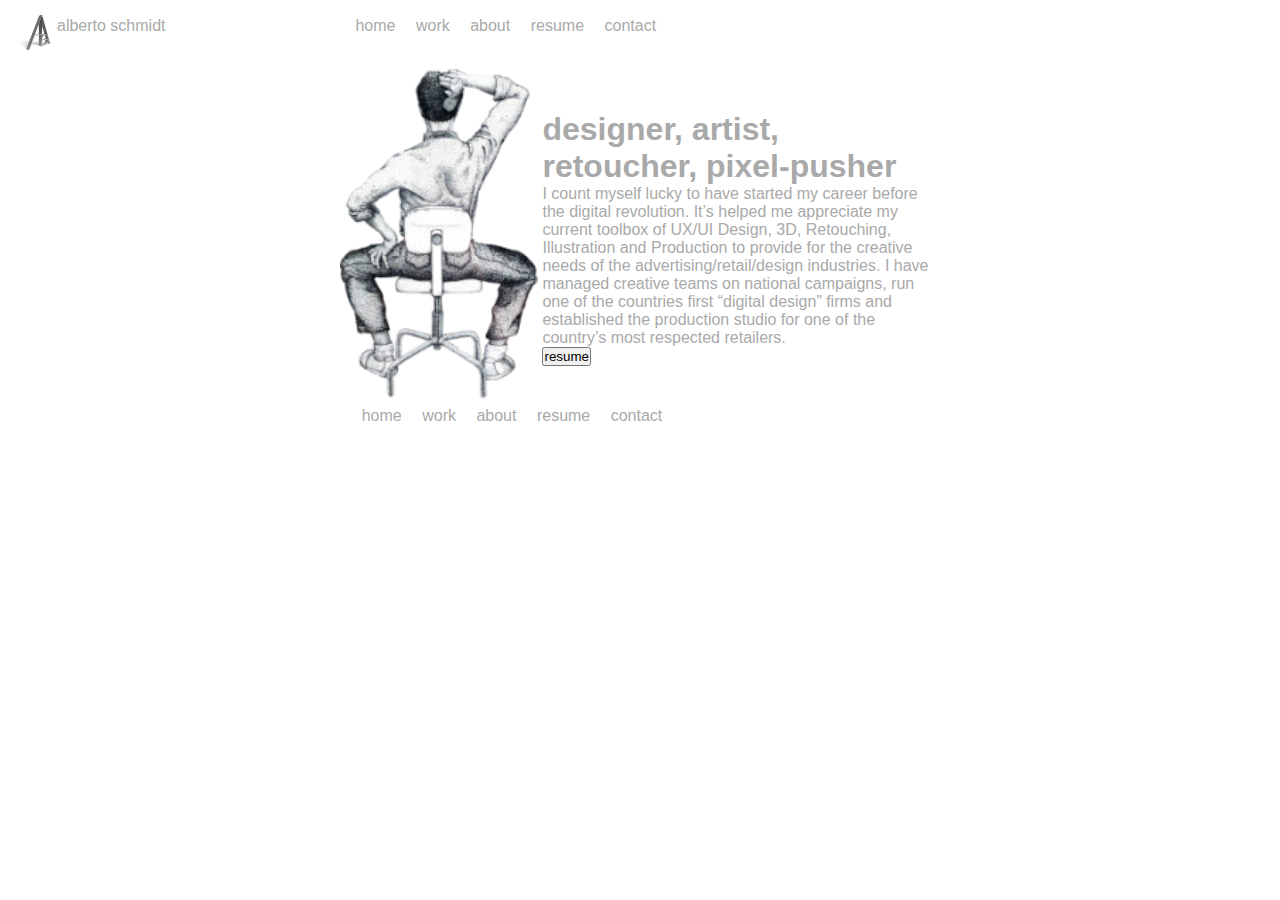
<file: index.html>
<!DOCTYPE html>
<html>
<head>
    <title>ALberto Schmidt</title>
    <link rel="preconnect" href="https://fonts.gstatic.com">
<link href="https://fonts.googleapis.com/css2?family=Roboto:wght@100;300;400;500&display=swap" rel="stylesheet">
    <link href="css/style.css" 
        type="text/css" 
        rel="stylesheet">
</head>
<body>
  <header>
    <div class="inline-block logo">
      <img src="images/Alberto_Logo_nav.png">
      <span>alberto schmidt</span>
    </div>
    <nav class="inline-block">
      <ul>
        <li>home</li>
        <li>work</li>
        <li>about</li>
        <li>resume</li>
        <li>contact</li>
      </ul>
    </nav>
  </header>
  <section  class="heroImg">
    <img src="images/AS_Rockwall_SelfPortrait_clipped.png" alt="">
    <div class="content">
      <h1>designer, artist, retoucher, pixel-pusher</h1>
      <p>I count myself lucky to have started my career before the digital revolution. It’s helped me appreciate my current toolbox of UX/UI Design, 3D, Retouching, Illustration and Production to provide for the creative needs of the advertising/retail/design industries. I have managed creative teams on national campaigns, run one of the countries first “digital design” firms and established the production studio for one of the country’s most respected retailers.</p>
      <button>resume</button>
    </div>
  </section>
  <footer>
    <ul>
      <li>home</li>
      <li>work</li>
      <li>about</li>
      <li>resume</li>
      <li>contact</li>
    </ul>
  </footer>
</body>
</html>
</file>
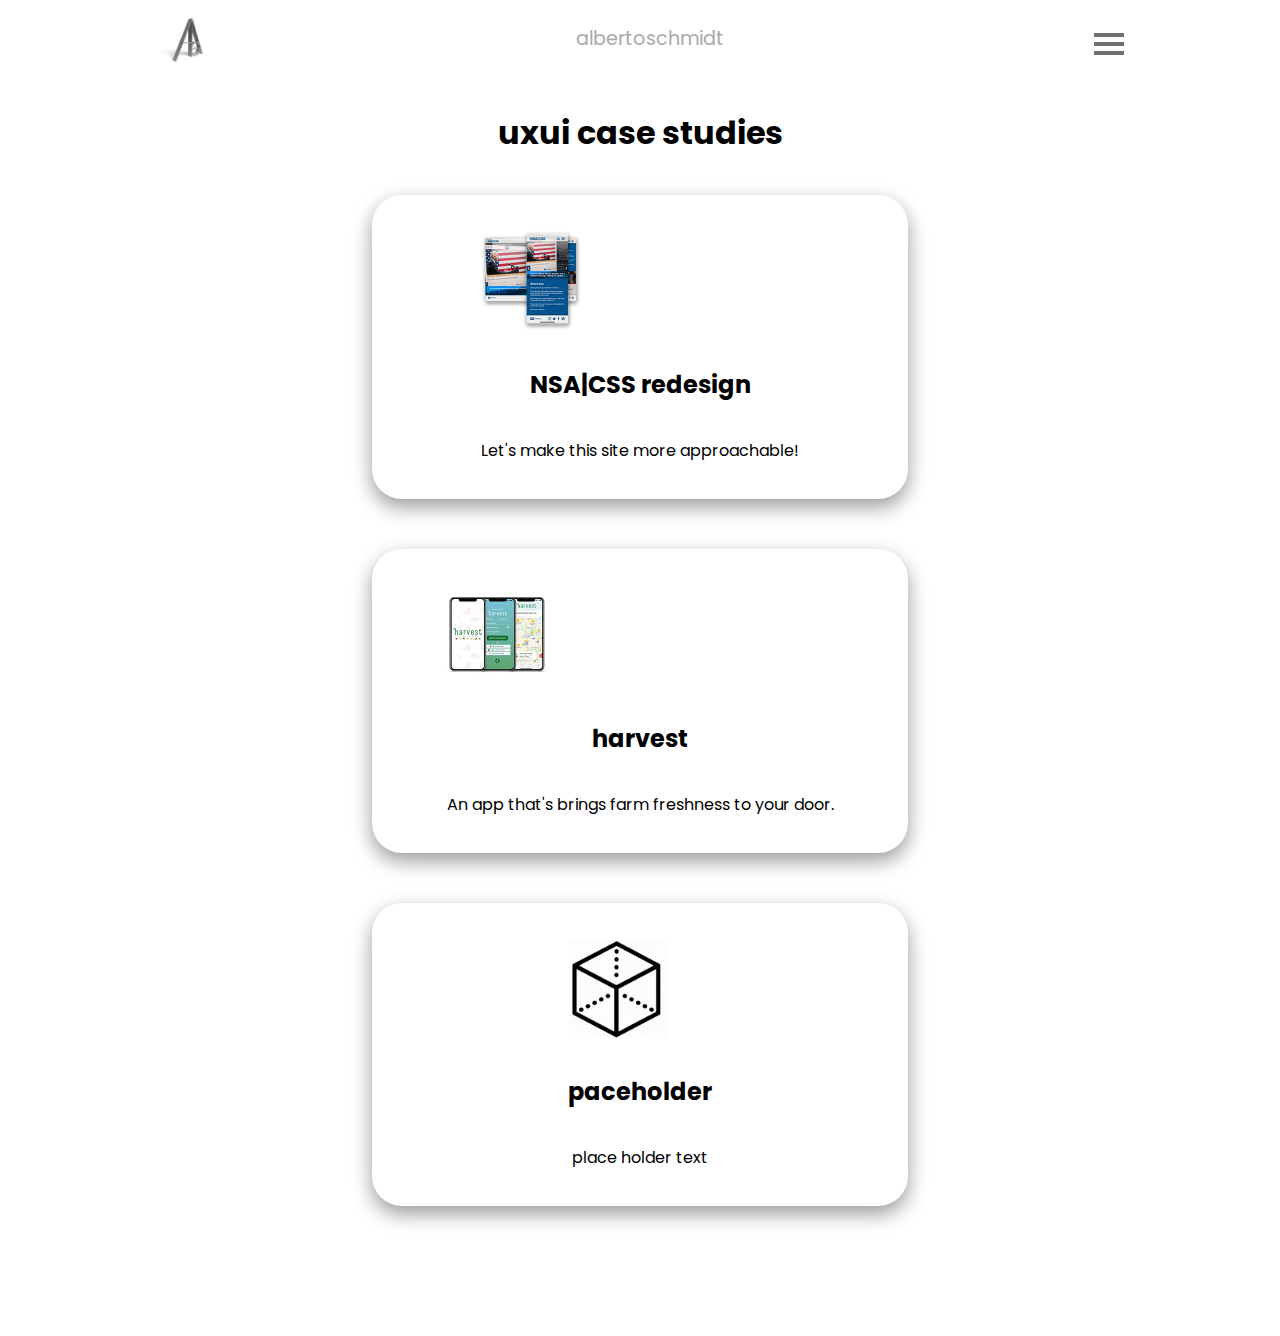
<file: uxui-caseStudies-grid.html>
<!DOCTYPE html>
<html lang="en">
  <head>
    <link
      href="https://fonts.googleapis.com/css?family=Poppins:100,200,300,400,500,600,700,800,900&display=swap"
      rel="stylesheet"
    />
    <meta charset="UTF-8" />
    <meta http-equiv="X-UA-Compatible" content="IE=edge" />
    <meta name="viewport" content="width=device-width, initial-scale=1.0" />
    <link rel="stylesheet" href="css/uxui-caseStudies-grid.css" />
    <title>uxui</title>
  </head>
  <body>
    <!-- My Work Section Constructed using CSS Grid -->
    <div class="grid-container">
      <nav class="navBar">
        <div class="container">
          <a href="index.html">
            <img
              id="mobile-cta"
              class="mobile-menu"
              src="images/MyLogo copy@3x.png"
              alt="My logo"
          /></a>

          <a class="logo" href="index.html">alberto<span>schmidt</span></a>

          <img
            id="mobile-icon"
            class="mobile-menu"
            src="images/hamburger.svg"
            alt="Open Navigation"
          />
        </div>
      </nav>
      <section>
        <h1>uxui case studies</h1>
        <div class="main">
          <div class="gridContainer content1">
            <img src="images/NSA_CSS_Screens_sm.png" alt="NSA CSS screens" />
            <!--    <div>-->
            <h2>NSA|CSS redesign</h2>
            <p>Let's make this site more approachable!</p>
            <!-- </div>-->
          </div>
          <div class="gridContainer content2">
            <img
              src="images/Harvest Project_screens_sm.png"
              alt="harvest logo"
            />
            <!--    <div>-->
            <h2>harvest</h2>
            <p>An app that's brings farm freshness to your door.</p>
            <!-- </div>-->
          </div>
          <div class="gridContainer content3">
            <img src="temp_Icons/thin-1302_box_cube_3d-512.png" alt="3D" />
            <!--    <div>-->
            <h2>paceholder</h2>
            <p>place holder text</p>
            <!-- </div>-->
          </div>
        </div>
      </section>
      <div class="footer"></div>
    </div>
  </body>
</html>
</file>
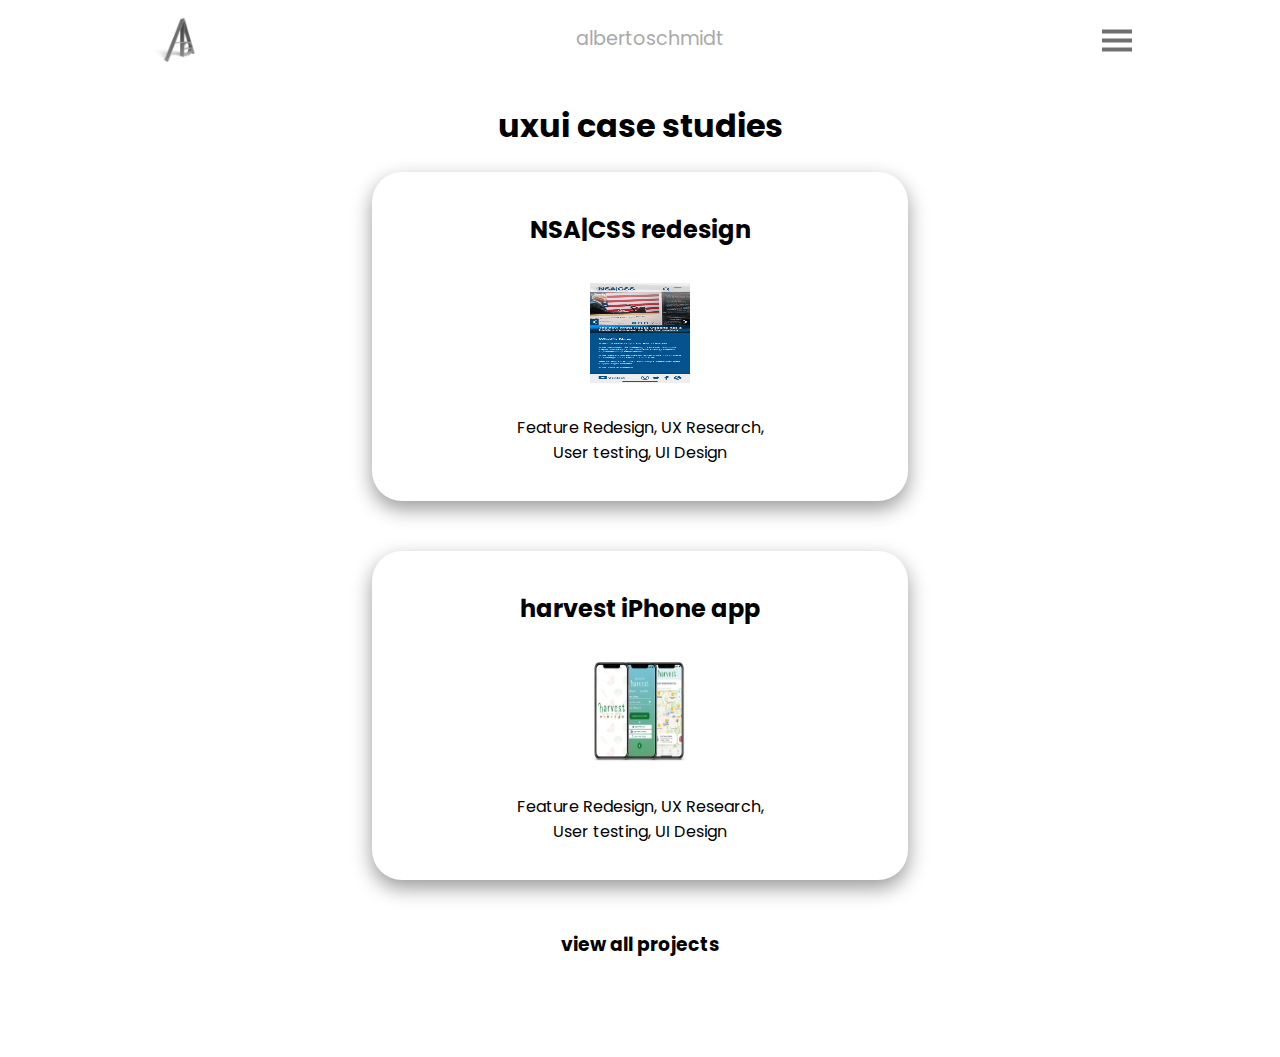
<file: uxuiCaseStudies.html>
<!DOCTYPE html>
<html lang="en">
  <head>
    <link
      href="https://fonts.googleapis.com/css?family=Poppins:100,200,300,400,500,600,700,800,900&display=swap"
      rel="stylesheet"
    />
    <meta charset="UTF-8" />
    <meta http-equiv="X-UA-Compatible" content="IE=edge" />
    <meta name="viewport" content="width=device-width, initial-scale=1.0" />
    <link rel="stylesheet" href="css/work.css" />
    <title>uxui case studies</title>
  </head>
  <body>
    <!--  My UX Skills section coded using CSS grid -->
    <nav class="navBar">
      <div class="container">
        <img
          id="mobile-cta"
          class="mobile-menu"
          src="images/MyLogo copy@3x.png"
          alt="My logo"
        />

        <a class="logo" href="#">alberto<span>schmidt</span></a>

        <img
          id="mobile-icon"
          class="mobile-menu"
          src="images/hamburger.svg"
          alt="Open Navigation"
        />
      </div>
    </nav>

    <section class="uxui">
      <h1>uxui case studies</h1>

      <div class="workGrid">
        <h2>NSA|CSS redesign</h2>
        <img src="temp_Icons/NSA_Mobile_Home.png" alt="nsa css home" />
        <p>
          Feature Redesign, UX Research, <br />
          User testing, UI Design
        </p>
      </div>

      <div class="workGrid">
        <h2>harvest iPhone app</h2>
        <img src="temp_Icons/Harvest Project_screens.png" alt="harvest app" />
        <p>
          Feature Redesign, UX Research, <br />
          User testing, UI Design
        </p>
      </div>

      <h3>view all projects</h3>
    </section>
  </body>
</html>
</file>
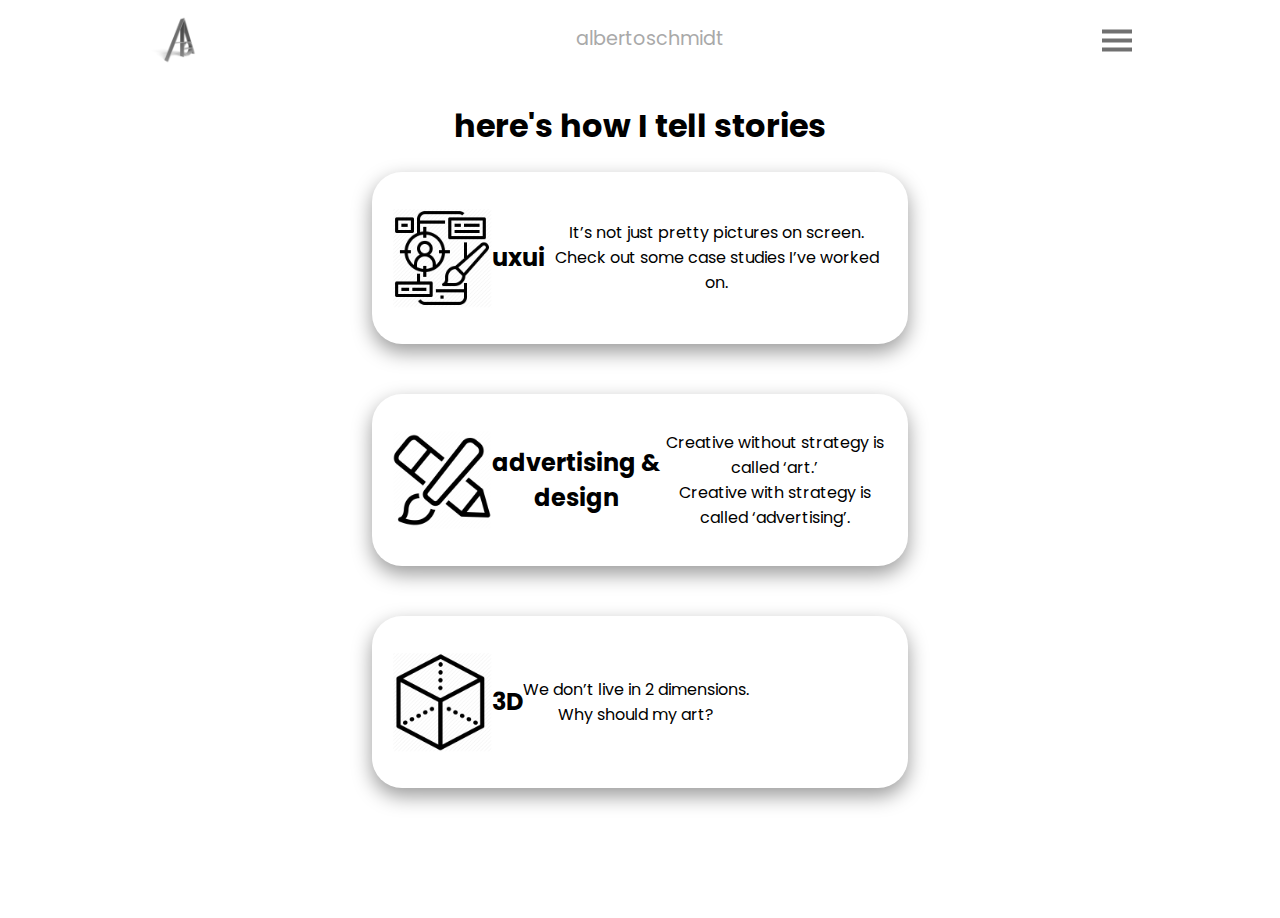
<file: work.html>
<!DOCTYPE html>
<html lang="en">
  <head>
    <link
      href="https://fonts.googleapis.com/css?family=Poppins:100,200,300,400,500,600,700,800,900&display=swap"
      rel="stylesheet"
    />
    <meta charset="UTF-8" />
    <meta http-equiv="X-UA-Compatible" content="IE=edge" />
    <meta name="viewport" content="width=device-width, initial-scale=1.0" />
    <link rel="stylesheet" href="css/work.css" />
    <title>work</title>
    <!-- instead of "My Skills" -->
  </head>
  <body>
    <!--  My UX Skills section coded using CSS flex -->
    <nav class="navBar">
      <div class="container">
        <img
          id="mobile-cta"
          class="mobile-menu"
          src="images/MyLogo copy@3x.png"
          alt="My logo"
        />

        <a class="logo" href="#">alberto<span>schmidt</span></a>

        <img
          id="mobile-icon"
          class="mobile-menu"
          src="images/hamburger.svg"
          alt="Open Navigation"
        />
      </div>
    </nav>

    <section class="mySkills">
      <h1>here's how I tell stories</h1>
      <div class="flexContainer">
        <img src="temp_Icons/UX-UI-Design-interface-512.png" alt="UXUI" />
        <h2>uxui</h2>
        <p>
          It’s not just pretty pictures on screen.</br>Check out some case studies
          I’ve worked on.
        </p>
      </div>
      <div class="flexContainer">
        <img src="temp_Icons/pencil_brush.png" alt="Advertising and Design" />
        <h2>advertising & design</h2>
        <p>
          Creative without strategy is called ‘art.’</br>Creative with strategy is
          called ‘advertising’.
        </p>
      </div>
      <div class="flexContainer">
        <img src="temp_Icons/thin-1302_box_cube_3d-512.png" alt="3D" />
        <h2>3D</h2>
        <p>We don’t live in 2 dimensions.</br>Why should my art?</p>
      </div>
    </section>
  </body>
</html>
</file>
<file: css/style.css>
body {
  font-family: 'Poppins', sans-serif;
  color: darkgrey;
}

* {
  box-sizing: border-box;
  padding: 0;
  margin: 0;
}
.inline-block {
  display: inline-block;
  vertical-align: top;
}

.logo {
  width: 125px;
  padding: 1%;
}

.logo img {
  width: 40%;
}

span {
  width: 55%;
  display: inline-block;
  white-space: nowrap;
  vertical-align: top;
  margin-top: 4px;
}

nav {
  width: 73%;
  padding: 1%;
}

ul {
  width: 80%;
  text-align: center;
}

ul li {
  display: inline-block;
  vertical-align: top;
  padding: 4px 8px;
}

.heroImg {
  width: 600px;
  margin: 0 auto;
}

.heroImg img {
  display: inline-block;
  height: auto;
  width: 33%;
}

.content {
  vertical-align: top;
  display: inline-block;
  width: 65%;
  margin: 42px auto 0;
}
</file>
<file: css/uxui-caseStudies-grid.css>
body {
  font-family: 'Poppins', sans-serif;
  text-align: center;
  max-width: 1000px;
  margin: 0 auto;
}

* {
  box-sizing: border-box;
}

.grid-container {
  display: grid, inline-grid;
  grid-template-columns: 1fr;
  grid-template-rows: 0.25fr 1fr 0.25fr;
  gap: 0px 0px;
  grid-template-areas:
    'nav'
    'main'
    'footer';
}

.navBar {
  grid-area: nav;
}

.container {
  display: flex;
  place-content: space-between;
  padding: 1em;
}

.logo {
  text-decoration: none;
  font-weight: 400;
  color: darkgrey;
  font-size: 1.2em;
  display: inline-block;
  padding-top: 8px;
}

.main {
  display: grid;
  grid-template-columns: 1fr;
  grid-template-rows: 1fr 1fr 1fr;
  gap: 0px 0px;
  grid-template-areas:
    'content1'
    'content2'
    'content3';
  grid-area: main;
  padding: 1em 2em 5em;
  max-width: 600px;
  margin: 0 auto;
}

.gridContainer {
  display: grid;
  /* flex-direction: column; */
  align-items: center;
  justify-content: space-around;
  width: 100%;
  box-shadow: 0 8px 20px 0 rgba(0, 0, 0, 0.4);
  margin-bottom: 50px;
  border-radius: 30px;
  border: 0px solid darkgray;
  padding: 20px;
}
.gridContainer img {
  width: 100px;
  height: auto;
  margin: 1em 0;
}

.content1 {
  grid-area: content1;
}

.content2 {
  grid-area: content2;
}

.content3 {
  grid-area: content3;
}

.footer {
  grid-area: footer;
}
</file>
<file: css/work.css>
body {
  font-family: 'Poppins', sans-serif;
  text-align: center;
  max-width: 1000px;
  margin: 0 auto;
}

* {
  box-sizing: border-box;
}

.mySkills {
  padding: 1em 2em 5em;
  max-width: 600px;
  margin: 0 auto;
}

.uxui {
  padding: 1em 2em 5em;
  max-width: 600px;
  margin: 0 auto;
}

.flexContainer {
  display: flex;
  /* flex-direction: column; */
  align-items: center;
  width: 100%;
  box-shadow: 0 8px 20px 0 rgba(0, 0, 0, 0.4);
  margin-bottom: 50px;
  border-radius: 30px;
  border: 0px solid darkgray;
  padding: 20px;
}
.flexContainer img {
  width: 100px;
  height: auto;
  margin: 1em 0;
}

.workGrid {
  display: grid;
  width: 100%;
  box-shadow: 0 8px 20px 0 rgba(0, 0, 0, 0.4);
  margin-bottom: 50px;
  border-radius: 30px;
  border: 0px solid darkgray;
  padding: 20px;
}

.workGrid img {
  width: 100px;
  height: 100px;
  margin: 1em auto;
}

.logo {
  text-decoration: none;
  font-weight: 400;
  color: darkgrey;
  font-size: 1.2em;
  display: inline-block;
  padding-top: 8px;
}

.workGrid {
  display: grid;
}

.workGrid h2 {
}

.logo span {
  color: var(--primary-color);
}

nav {
  display: block;
  margin-top: 1em;
}

.container {
  display: flex;
  place-content: space-between;
}

.mobile-menu {
  cursor: pointer;
  margin: 0 0.5em;
}

a {
  color: #444444;
}

ul {
  list-style-type: none;
  margin: 0;
  padding: 0;
}

@media only screen and (max-width: 600px) {
  .flexContainer {
    flex-direction: column;
  }
  .flexContainer img {
    width: 100%;
  }
}
</file>
